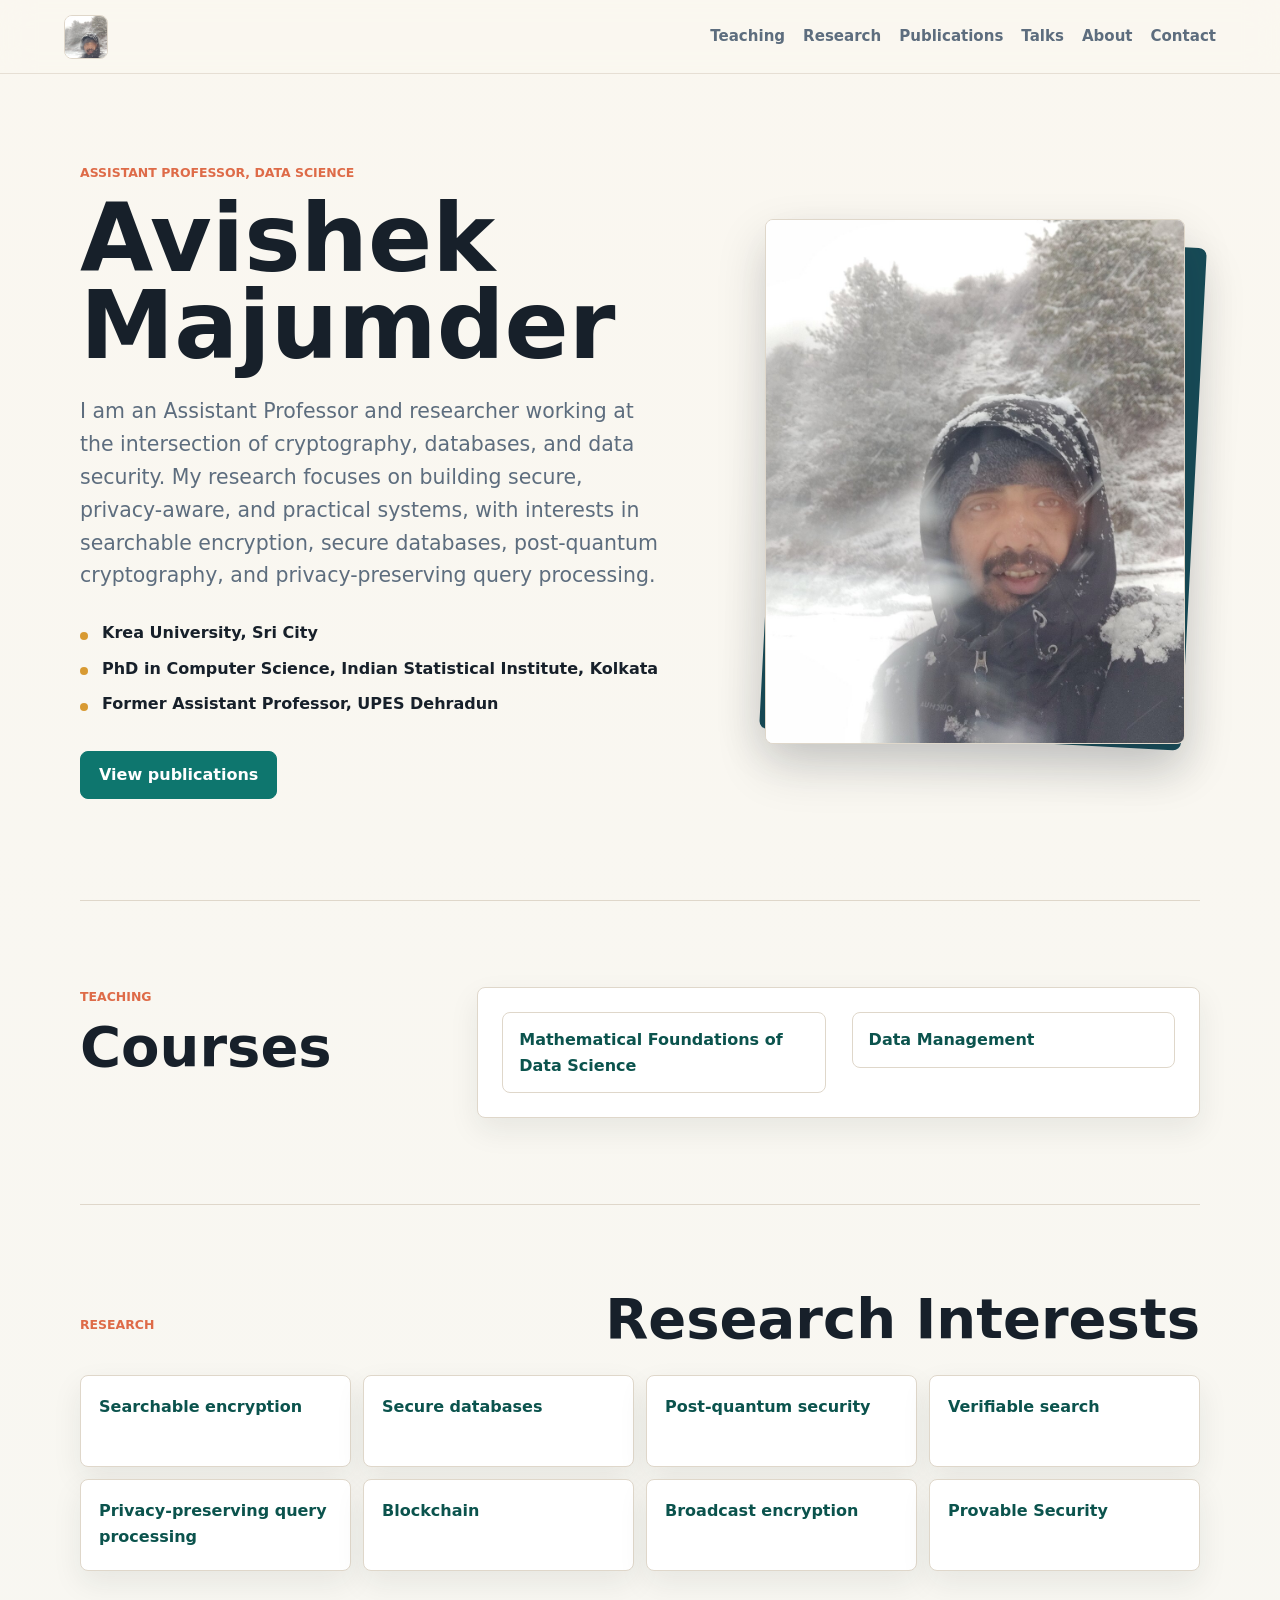
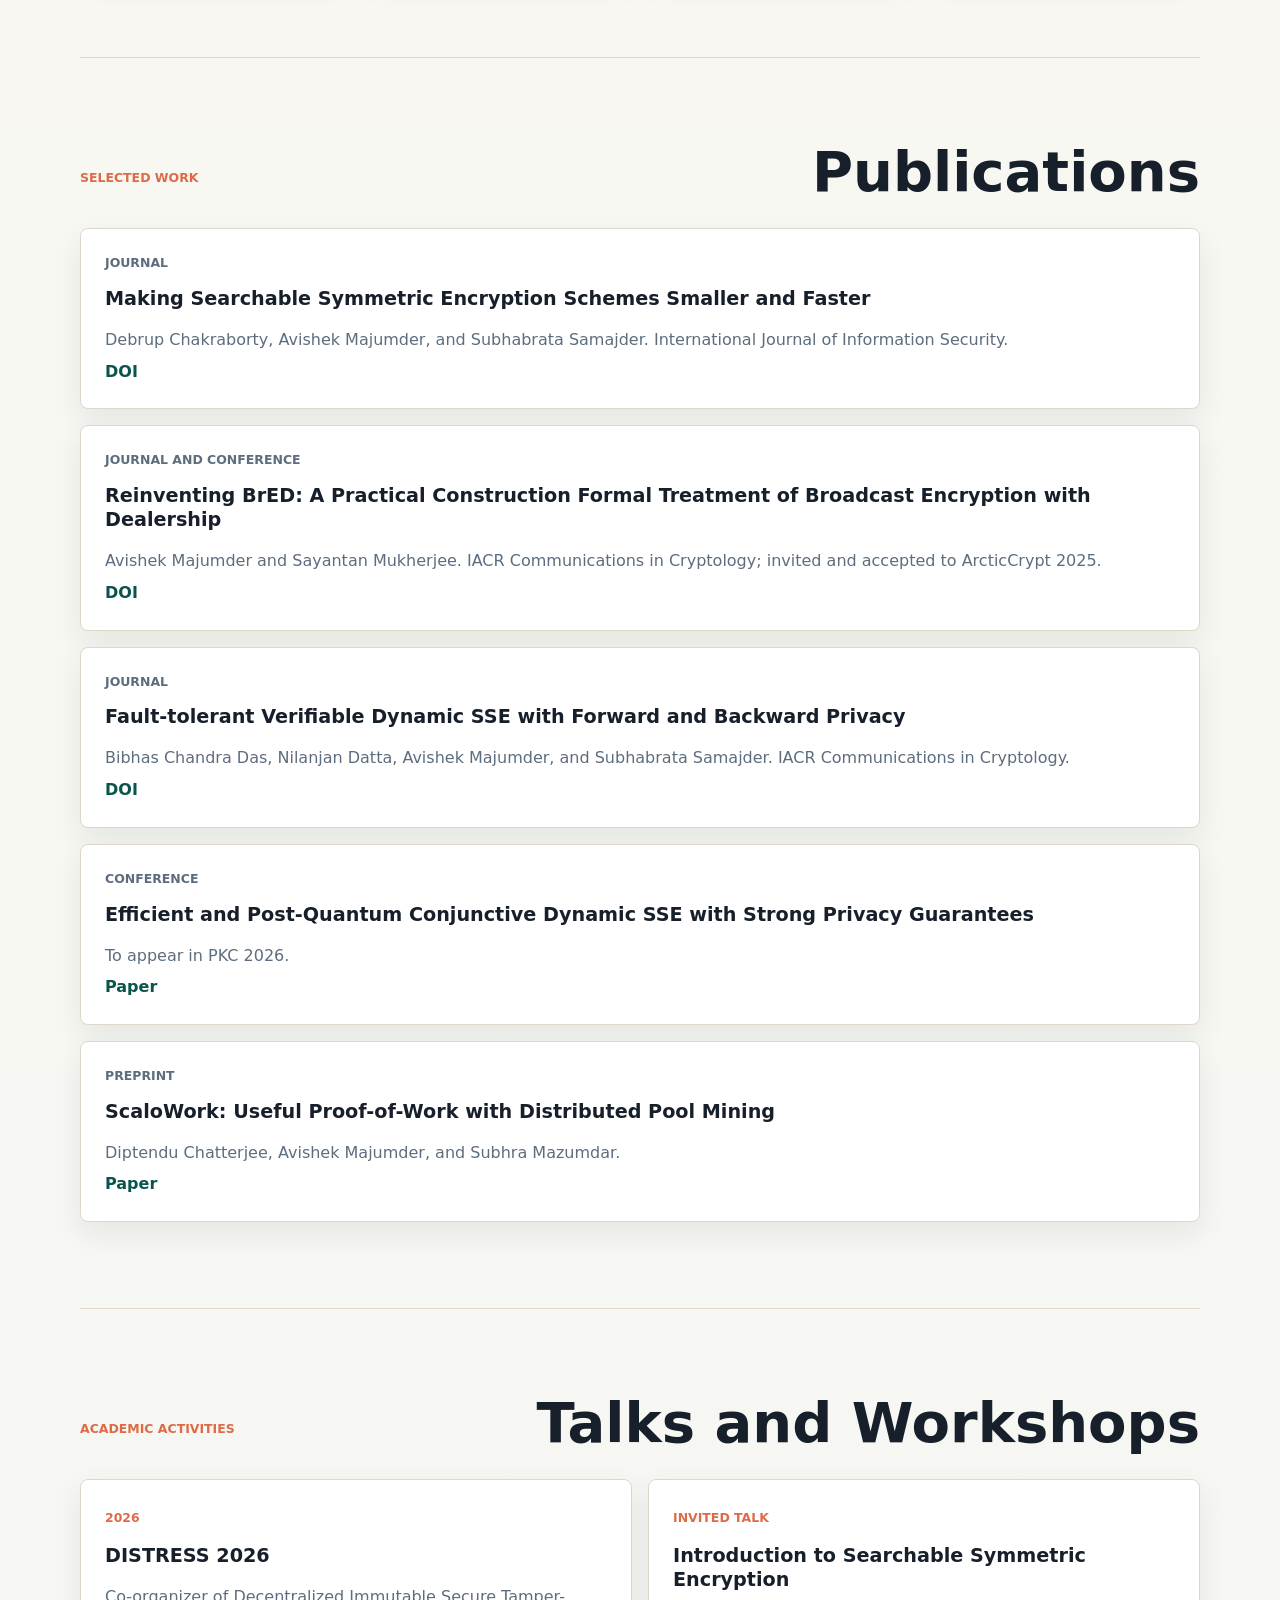
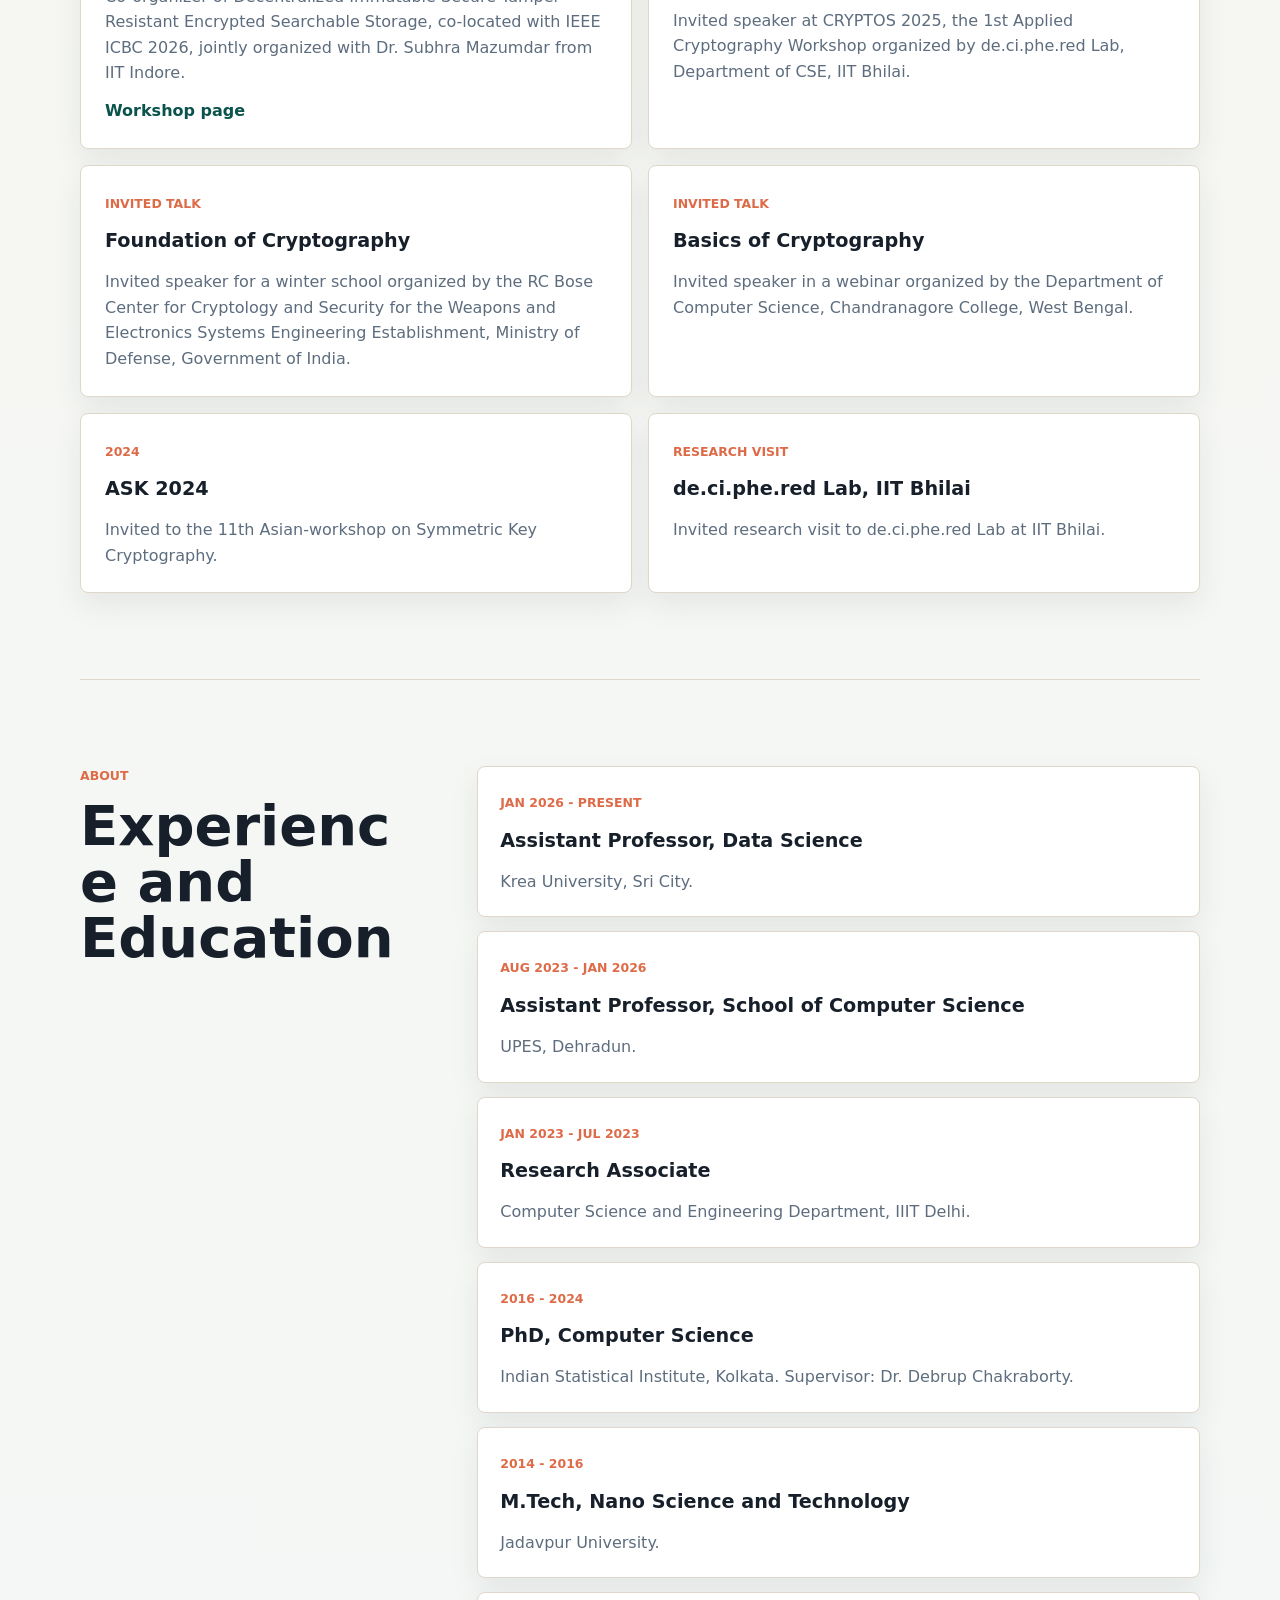
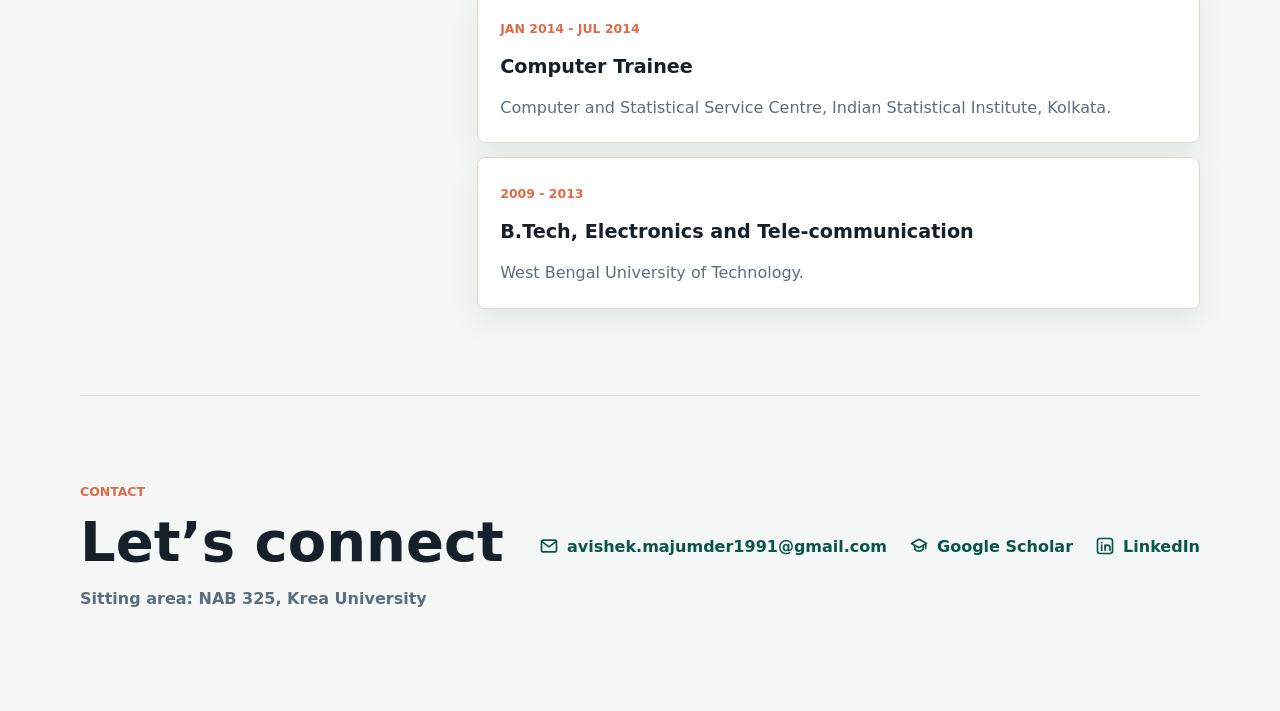
<file: index.html>
<!doctype html>
<html lang="en">
  <head>
    <meta charset="utf-8">
    <meta name="viewport" content="width=device-width, initial-scale=1">
    <meta name="description" content="Avishek Majumder - Assistant Professor in Data Science, Krea University. Research in searchable encryption, secure databases, post-quantum security, and privacy-preserving query processing.">
    <title>Avishek Majumder | Academic Portfolio</title>
    <link rel="stylesheet" href="styles.css">
  </head>
  <body>
    <header class="site-header">
      <a class="brand" href="#top" aria-label="Home">
        <img src="assets/avishek-majumder.jpg" width="1000" height="1250" alt="">
      </a>
      <nav class="nav" aria-label="Primary navigation">
        <a href="#teaching">Teaching</a>
        <a href="#research">Research</a>
        <a href="#publications">Publications</a>
        <a href="#talks">Talks</a>
        <a href="#about">About</a>
        <a href="#contact">Contact</a>
      </nav>
    </header>

    <main id="top">
      <section class="hero" aria-labelledby="intro-title">
        <div class="hero-copy">
          <p class="eyebrow">Assistant Professor, Data Science</p>
          <h1 id="intro-title">Avishek Majumder</h1>
          <p class="lead">
            I am an Assistant Professor and researcher working at the intersection of cryptography, databases, and data security. My research focuses on building secure, privacy-aware, and practical systems, with interests in searchable encryption, secure databases, post-quantum cryptography, and privacy-preserving query processing.
          </p>
          <ul class="quick-facts" aria-label="Current affiliation and background">
            <li>Krea University, Sri City</li>
            <li>PhD in Computer Science, Indian Statistical Institute, Kolkata</li>
            <li>Former Assistant Professor, UPES Dehradun</li>
          </ul>
          <div class="actions" aria-label="Profile actions">
            <a class="button primary" href="#publications">View publications</a>
          </div>
        </div>
        <div class="hero-visual">
          <img class="profile-photo" src="assets/avishek-majumder.jpg" width="1000" height="1250"
            alt="Portrait of Avishek Majumder" fetchpriority="high">
          </div>
          </section>
          
          <section class="section two-column" id="teaching" aria-labelledby="teaching-title">
            <div>
              <p class="eyebrow">Teaching</p>
              <h2 id="teaching-title">Courses</h2>
            </div>
            <div class="content-panel">
              <ul class="detail-list">
                <li>
                  <a href="courses/mathematical-foundations-of-data-science.html">Mathematical Foundations of Data Science</a>
                </li>
                <li>
                  <a href="courses/data-management.html">Data Management</a>
                </li>
              </ul>
        </div>
      </section>

      <section class="section" id="research" aria-labelledby="research-title">
        <div class="section-heading">
          <p class="eyebrow">Research</p>
          <h2 id="research-title">Research Interests</h2>
        </div>
        <ul class="interest-list">
          <li>Searchable encryption</li>
          <li>Secure databases</li>
          <li>Post-quantum security</li>
          <li>Verifiable search</li>
          <li>Privacy-preserving query processing</li>
          <li>Blockchain</li>
          <li>Broadcast encryption</li>
          <li>Provable Security</li>
        </ul>
      </section>

      <section class="section" id="publications" aria-labelledby="publications-title">
        <div class="section-heading">
          <p class="eyebrow">Selected Work</p>
          <h2 id="publications-title">Publications</h2>
        </div>
        <div class="publication-list">
          <article class="publication">
            <p class="pub-type">Journal</p>
            <h3>Making Searchable Symmetric Encryption Schemes Smaller and Faster</h3>
            <p>Debrup Chakraborty, Avishek Majumder, and Subhabrata Samajder. International Journal of Information Security.</p>
            <a href="https://doi.org/10.1007/s10207-024-00915-y" target="_blank" rel="noreferrer">DOI</a>
          </article>
          <article class="publication">
            <p class="pub-type">Journal and Conference</p>
            <h3>Reinventing BrED: A Practical Construction Formal Treatment of Broadcast Encryption with Dealership</h3>
            <p>Avishek Majumder and Sayantan Mukherjee. IACR Communications in Cryptology; invited and accepted to ArcticCrypt 2025.</p>
            <a href="https://doi.org/10.62056/ak5txl86bm" target="_blank" rel="noreferrer">DOI</a>
          </article>
          <article class="publication">
            <p class="pub-type">Journal</p>
            <h3>Fault-tolerant Verifiable Dynamic SSE with Forward and Backward Privacy</h3>
            <p>Bibhas Chandra Das, Nilanjan Datta, Avishek Majumder, and Subhabrata Samajder. IACR Communications in Cryptology.</p>
            <a href="https://doi.org/10.62056/ayl5w4fe-3" target="_blank" rel="noreferrer">DOI</a>
          </article>
          <article class="publication">
            <p class="pub-type">Conference</p>
            <h3>Efficient and Post-Quantum Conjunctive Dynamic SSE with Strong Privacy Guarantees</h3>
            <p>To appear in PKC 2026.</p>
            <a href="https://eprint.iacr.org/2026/742.pdf" target="_blank" rel="noreferrer">Paper</a>
          </article>
          <article class="publication">
            <p class="pub-type">Preprint</p>
            <h3>ScaloWork: Useful Proof-of-Work with Distributed Pool Mining</h3>
            <p>Diptendu Chatterjee, Avishek Majumder, and Subhra Mazumdar.</p>
            <a href="https://arxiv.org/pdf/2504.14328" target="_blank" rel="noreferrer">Paper</a>
          </article>
        </div>
      </section>

      <section class="section" id="talks" aria-labelledby="talks-title">
        <div class="section-heading">
          <p class="eyebrow">Academic Activities</p>
          <h2 id="talks-title">Talks and Workshops</h2>
        </div>
        <div class="activity-list">
          <article class="activity">
            <span>2026</span>
            <h3>DISTRESS 2026</h3>
            <p>
              Co-organizer of Decentralized Immutable Secure Tamper-Resistant Encrypted Searchable Storage,
              co-located with IEEE ICBC 2026, jointly organized with Dr. Subhra Mazumdar from IIT Indore.
            </p>
            <a href="https://icbc2026.ieee-icbc.org/ieee-icbc-2026-91/pages/ieee-distress-bites-and-r2d2" target="_blank" rel="noreferrer">Workshop page</a>
          </article>
          <article class="activity">
            <span>Invited Talk</span>
            <h3>Introduction to Searchable Symmetric Encryption</h3>
            <p>
              Invited speaker at CRYPTOS 2025, the 1st Applied Cryptography Workshop organized by
              de.ci.phe.red Lab, Department of CSE, IIT Bhilai.
            </p>
          </article>
          <article class="activity">
            <span>Invited Talk</span>
            <h3>Foundation of Cryptography</h3>
            <p>
              Invited speaker for a winter school organized by the RC Bose Center for Cryptology and Security
              for the Weapons and Electronics Systems Engineering Establishment, Ministry of Defense, Government of India.
            </p>
          </article>
          <article class="activity">
            <span>Invited Talk</span>
            <h3>Basics of Cryptography</h3>
            <p>
              Invited speaker in a webinar organized by the Department of Computer Science,
              Chandranagore College, West Bengal.
            </p>
          </article>
          <article class="activity">
            <span>2024</span>
            <h3>ASK 2024</h3>
            <p>Invited to the 11th Asian-workshop on Symmetric Key Cryptography.</p>
          </article>
          <article class="activity">
            <span>Research Visit</span>
            <h3>de.ci.phe.red Lab, IIT Bhilai</h3>
            <p>Invited research visit to de.ci.phe.red Lab at IIT Bhilai.</p>
          </article>
        </div>
      </section>

      <section class="section two-column" id="about" aria-labelledby="about-title">
        <div>
          <p class="eyebrow">About</p>
          <h2 id="about-title">Experience and Education</h2>
        </div>
        <div class="timeline">
          <article>
            <span>Jan 2026 - Present</span>
            <h3>Assistant Professor, Data Science</h3>
            <p>Krea University, Sri City.</p>
          </article>
          <article>
            <span>Aug 2023 - Jan 2026</span>
            <h3>Assistant Professor, School of Computer Science</h3>
            <p>UPES, Dehradun.</p>
          </article>
          <article>
            <span>Jan 2023 - Jul 2023</span>
            <h3>Research Associate</h3>
            <p>Computer Science and Engineering Department, IIIT Delhi.</p>
          </article>
          <article>
            <span>2016 - 2024</span>
            <h3>PhD, Computer Science</h3>
            <p>Indian Statistical Institute, Kolkata. Supervisor: Dr. Debrup Chakraborty.</p>
          </article>
          <article>
            <span>2014 - 2016</span>
            <h3>M.Tech, Nano Science and Technology</h3>
            <p>Jadavpur University.</p>
          </article>
          <article>
            <span>Jan 2014 - Jul 2014</span>
            <h3>Computer Trainee</h3>
            <p>Computer and Statistical Service Centre, Indian Statistical Institute, Kolkata.</p>
          </article>
          <article>
            <span>2009 - 2013</span>
            <h3>B.Tech, Electronics and Tele-communication</h3>
            <p>West Bengal University of Technology.</p>
          </article>
        </div>
      </section>

      <section class="section contact" id="contact" aria-labelledby="contact-title">
        <div>
          <p class="eyebrow">Contact</p>
          <h2 id="contact-title">Let’s connect</h2>
          <p class="office-location">Sitting area: NAB 325, Krea University</p>
        </div>
        <div class="contact-links">
          <a href="mailto:avishek.majumder1991@gmail.com">
            <img src="assets/icon-email.svg" width="20" height="20" alt="">
            avishek.majumder1991@gmail.com
          </a>
          <a href="https://scholar.google.com/citations?user=8zvprlkAAAAJ&amp;hl=en" target="_blank" rel="noreferrer">
            <img src="assets/icon-scholar.svg" width="20" height="20" alt="">
            Google Scholar
          </a>
          <a href="https://www.linkedin.com/in/avishek-majumder-87589775/" target="_blank" rel="noreferrer">
            <img src="assets/icon-linkedin.svg" width="20" height="20" alt="">
            LinkedIn
          </a>
        </div>
      </section>
    </main>
  </body>
</html>
</file>
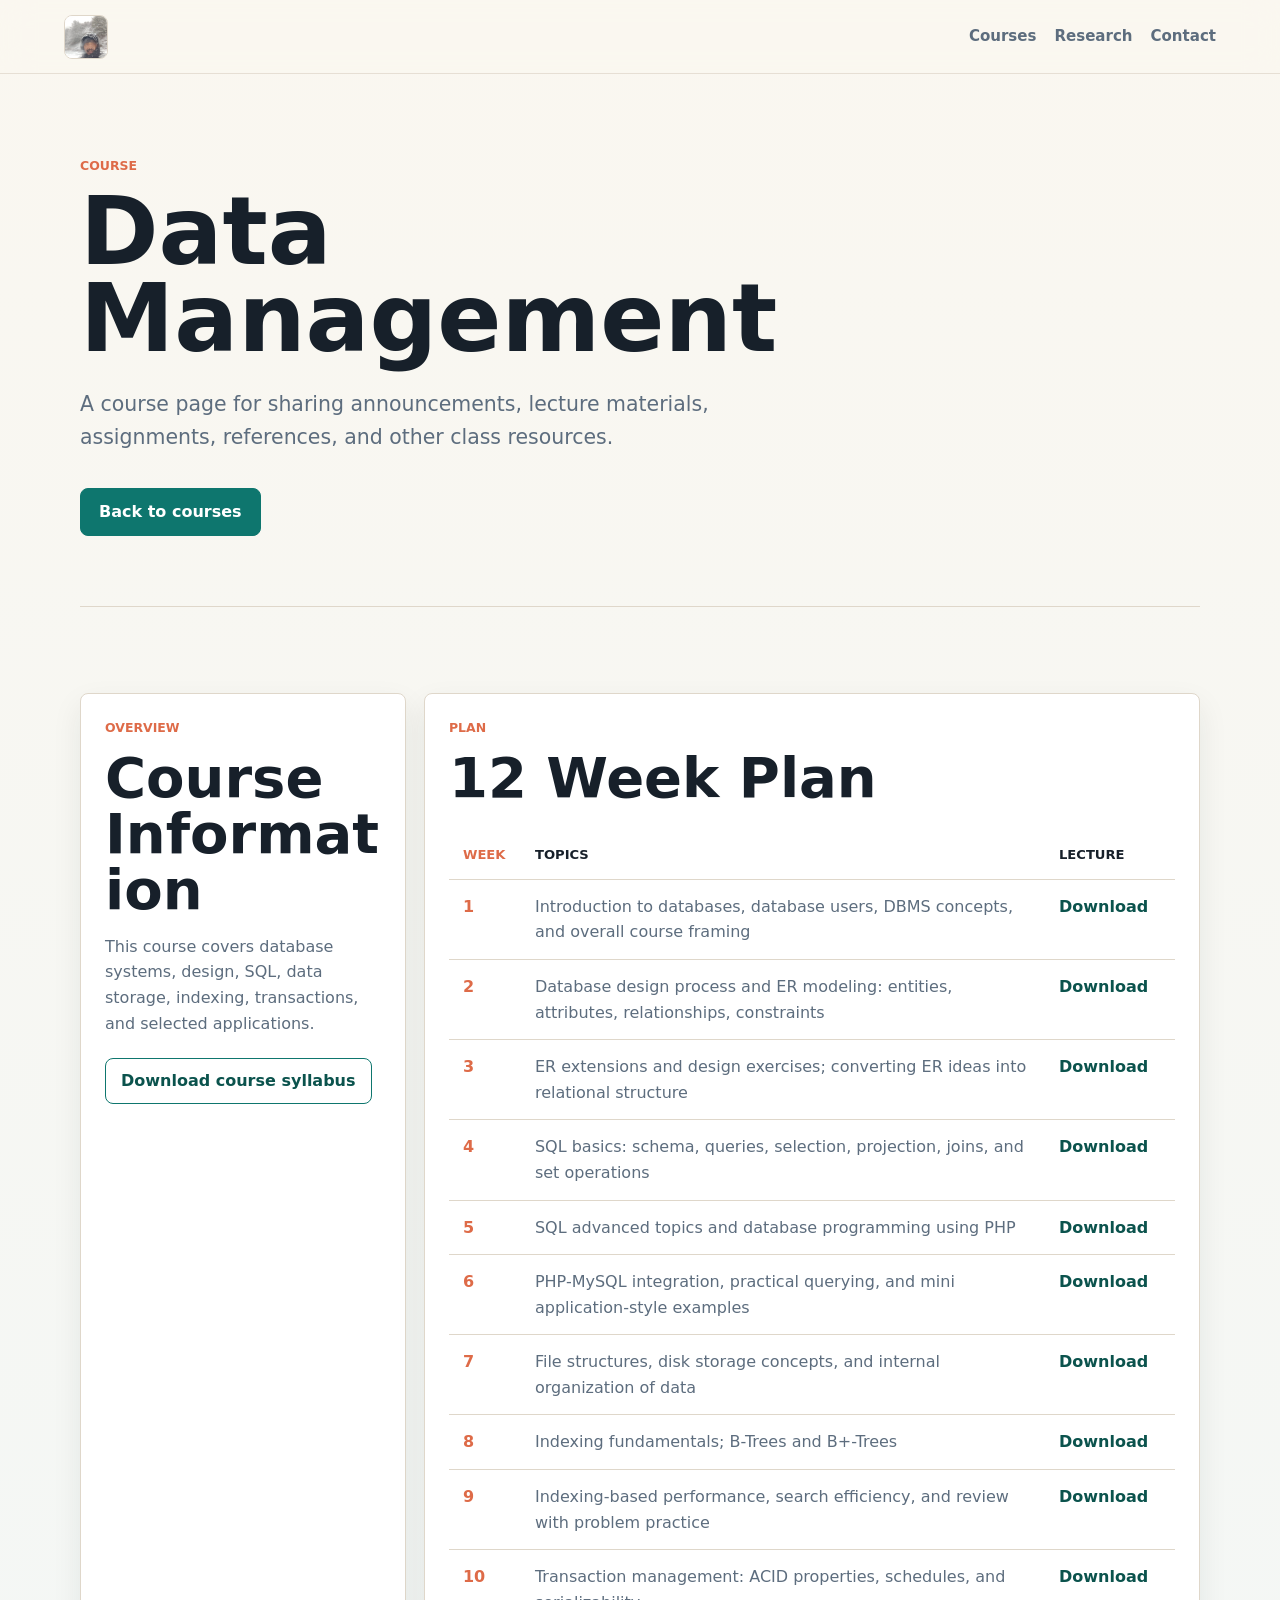
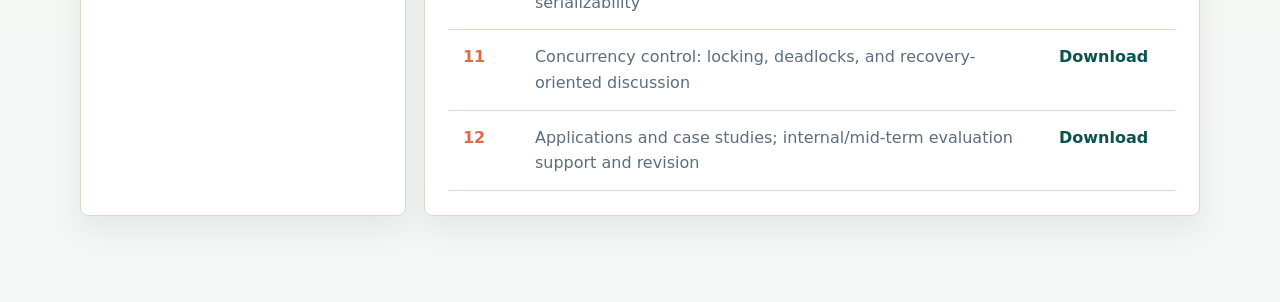
<file: courses/data-management.html>
<!doctype html>
<html lang="en">
  <head>
    <meta charset="utf-8">
    <meta name="viewport" content="width=device-width, initial-scale=1">
    <meta name="description" content="Course page for Data Management by Avishek Majumder.">
    <title>Data Management | Avishek Majumder</title>
    <link rel="stylesheet" href="../styles.css">
  </head>
  <body>
    <header class="site-header">
      <a class="brand" href="../index.html#top" aria-label="Home">
        <img src="../assets/avishek-majumder.jpg" width="1000" height="1250" alt="">
      </a>
      <nav class="nav" aria-label="Primary navigation">
        <a href="../index.html#teaching">Courses</a>
        <a href="../index.html#research">Research</a>
        <a href="../index.html#contact">Contact</a>
      </nav>
    </header>

    <main>
      <section class="course-hero" aria-labelledby="course-title">
        <p class="eyebrow">Course</p>
        <h1 id="course-title">Data Management</h1>
        <p class="lead">
          A course page for sharing announcements, lecture materials, assignments, references, and other class resources.
        </p>
        <div class="actions">
          <a class="button primary" href="../index.html#teaching">Back to courses</a>
        </div>
      </section>

      <section class="section course-layout" aria-label="Course content">
        <article class="content-panel">
          <p class="eyebrow">Overview</p>
          <h2>Course Information</h2>
          <p class="course-note">
            This course covers database systems, design, SQL, data storage, indexing, transactions, and selected applications.
          </p>
          <a class="download-link" href="../DM/Data%20Management.docx" download>Download course syllabus</a>
        </article>

        <article class="content-panel">
          <p class="eyebrow">Plan</p>
          <h2>12 Week Plan</h2>
          <div class="table-wrap">
            <table class="course-table">
              <thead>
                <tr>
                  <th>Week</th>
                  <th>Topics</th>
                  <th>Lecture</th>
                </tr>
              </thead>
              <tbody>
                <tr>
                  <td>1</td>
                  <td>Introduction to databases, database users, DBMS concepts, and overall course framing</td>
                  <td><a href="../DM/lectures/week-01.pdf" download>Download</a></td>
                </tr>
                <tr>
                  <td>2</td>
                  <td>Database design process and ER modeling: entities, attributes, relationships, constraints</td>
                  <td><a href="../DM/lectures/week-02.pdf" download>Download</a></td>
                </tr>
                <tr>
                  <td>3</td>
                  <td>ER extensions and design exercises; converting ER ideas into relational structure</td>
                  <td><a href="../DM/lectures/week-03.pdf" download>Download</a></td>
                </tr>
                <tr>
                  <td>4</td>
                  <td>SQL basics: schema, queries, selection, projection, joins, and set operations</td>
                  <td><a href="../DM/lectures/week-04.pdf" download>Download</a></td>
                </tr>
                <tr>
                  <td>5</td>
                  <td>SQL advanced topics and database programming using PHP</td>
                  <td><a href="../DM/lectures/week-05.pdf" download>Download</a></td>
                </tr>
                <tr>
                  <td>6</td>
                  <td>PHP-MySQL integration, practical querying, and mini application-style examples</td>
                  <td><a href="../DM/lectures/week-06.pdf" download>Download</a></td>
                </tr>
                <tr>
                  <td>7</td>
                  <td>File structures, disk storage concepts, and internal organization of data</td>
                  <td><a href="../DM/lectures/week-07.pdf" download>Download</a></td>
                </tr>
                <tr>
                  <td>8</td>
                  <td>Indexing fundamentals; B-Trees and B+-Trees</td>
                  <td><a href="../DM/lectures/week-08.pdf" download>Download</a></td>
                </tr>
                <tr>
                  <td>9</td>
                  <td>Indexing-based performance, search efficiency, and review with problem practice</td>
                  <td><a href="../DM/lectures/week-09.pdf" download>Download</a></td>
                </tr>
                <tr>
                  <td>10</td>
                  <td>Transaction management: ACID properties, schedules, and serializability</td>
                  <td><a href="../DM/lectures/week-10.pdf" download>Download</a></td>
                </tr>
                <tr>
                  <td>11</td>
                  <td>Concurrency control: locking, deadlocks, and recovery-oriented discussion</td>
                  <td><a href="../DM/lectures/week-11.pdf" download>Download</a></td>
                </tr>
                <tr>
                  <td>12</td>
                  <td>Applications and case studies; internal/mid-term evaluation support and revision</td>
                  <td><a href="../DM/lectures/week-12.pdf" download>Download</a></td>
                </tr>
              </tbody>
            </table>
          </div>
        </article>
      </section>
    </main>
  </body>
</html>
</file>
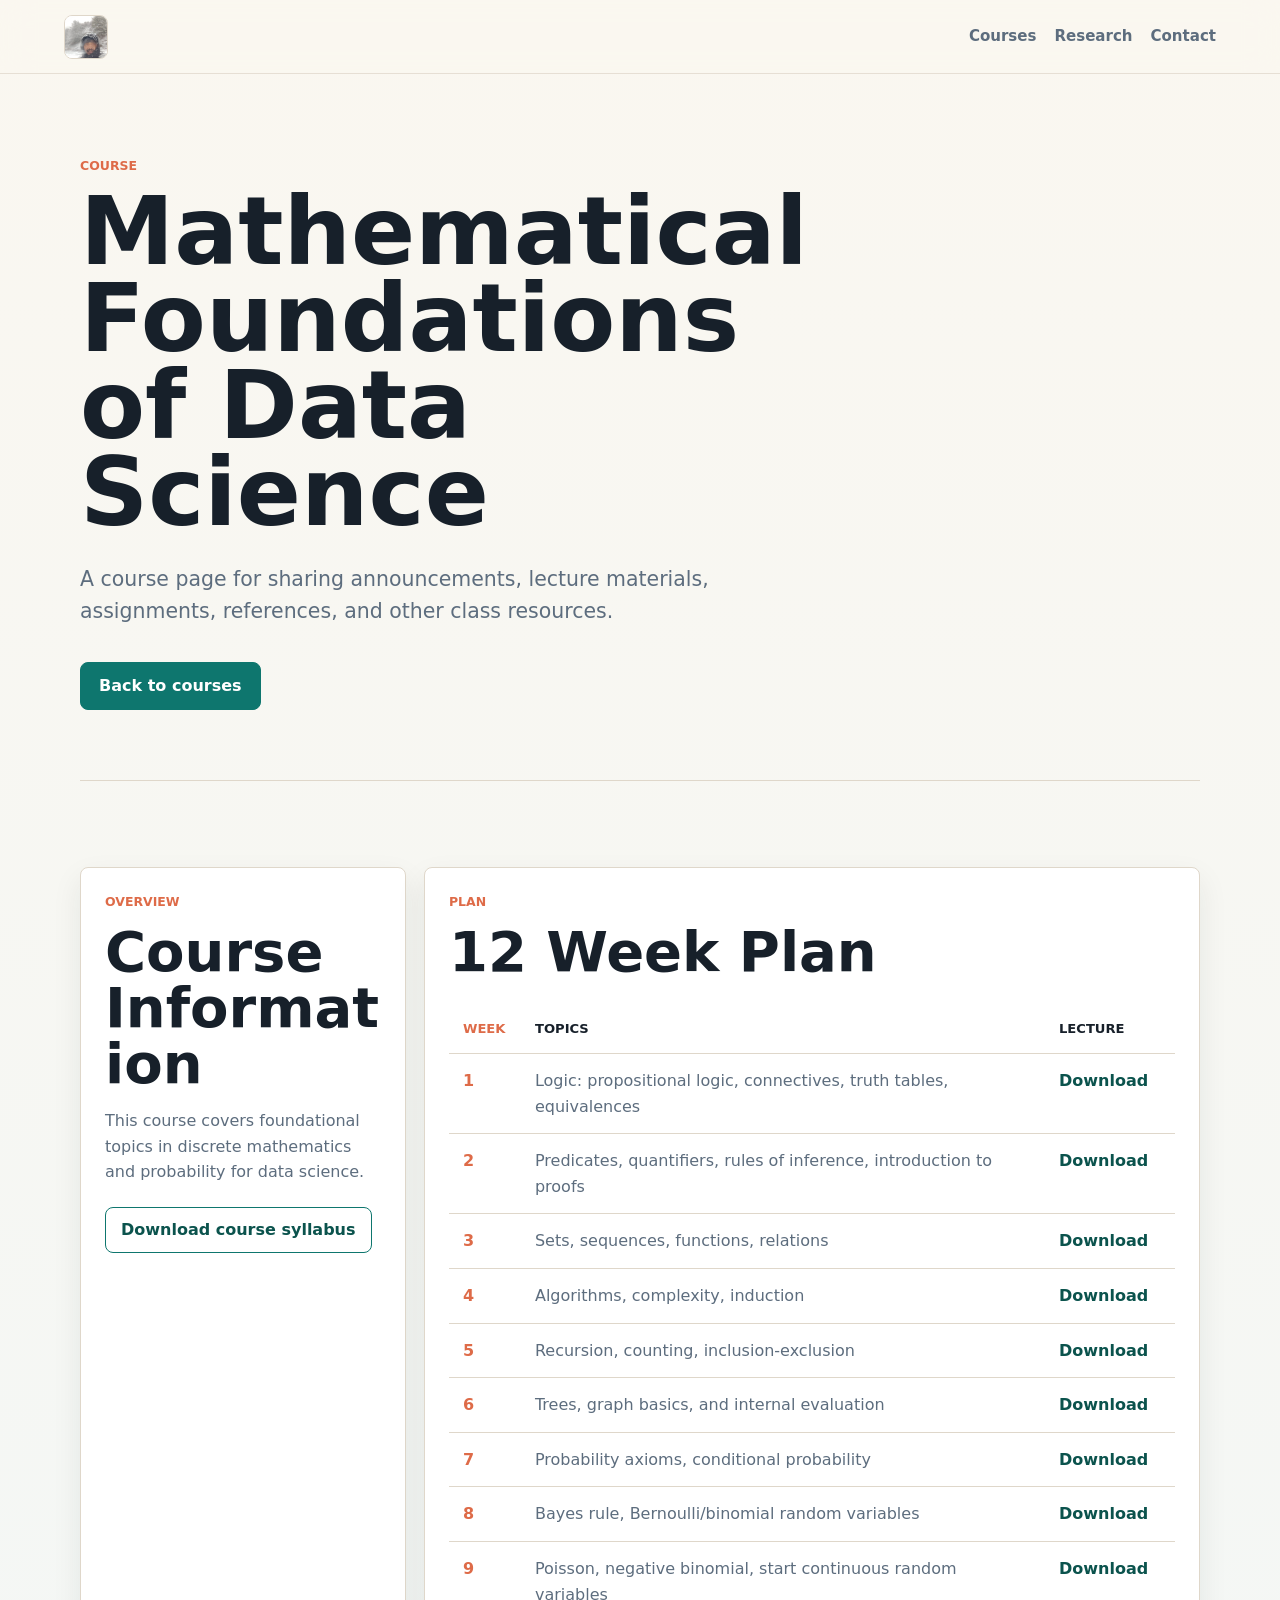
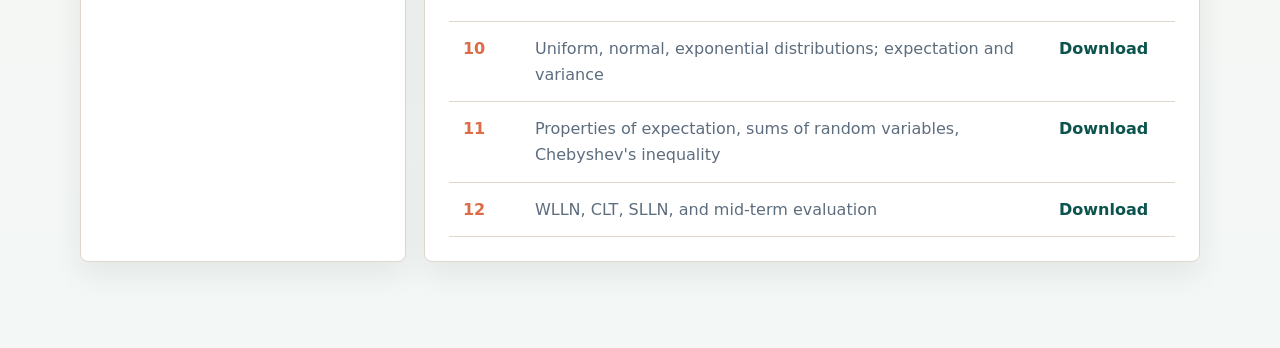
<file: courses/mathematical-foundations-of-data-science.html>
<!doctype html>
<html lang="en">
  <head>
    <meta charset="utf-8">
    <meta name="viewport" content="width=device-width, initial-scale=1">
    <meta name="description" content="Course page for Mathematical Foundations of Data Science by Avishek Majumder.">
    <title>Mathematical Foundations of Data Science | Avishek Majumder</title>
    <link rel="stylesheet" href="../styles.css">
  </head>
  <body>
    <header class="site-header">
      <a class="brand" href="../index.html#top" aria-label="Home">
        <img src="../assets/avishek-majumder.jpg" width="1000" height="1250" alt="">
      </a>
      <nav class="nav" aria-label="Primary navigation">
        <a href="../index.html#teaching">Courses</a>
        <a href="../index.html#research">Research</a>
        <a href="../index.html#contact">Contact</a>
      </nav>
    </header>

    <main>
      <section class="course-hero" aria-labelledby="course-title">
        <p class="eyebrow">Course</p>
        <h1 id="course-title">Mathematical Foundations of Data Science</h1>
        <p class="lead">
          A course page for sharing announcements, lecture materials, assignments, references, and other class resources.
        </p>
        <div class="actions">
          <a class="button primary" href="../index.html#teaching">Back to courses</a>
        </div>
      </section>

      <section class="section course-layout" aria-label="Course content">
        <article class="content-panel">
          <p class="eyebrow">Overview</p>
          <h2>Course Information</h2>
          <p class="course-note">
            This course covers foundational topics in discrete mathematics and probability for data science.
          </p>
          <a class="download-link" href="../MFDS/Mathematical%20Foundations%20of%20Data%20Science%20.docx" download>Download course syllabus</a>
        </article>

        <article class="content-panel">
          <p class="eyebrow">Plan</p>
          <h2>12 Week Plan</h2>
          <div class="table-wrap">
            <table class="course-table">
              <thead>
                <tr>
                  <th>Week</th>
                  <th>Topics</th>
                  <th>Lecture</th>
                </tr>
              </thead>
              <tbody>
                <tr>
                  <td>1</td>
                  <td>Logic: propositional logic, connectives, truth tables, equivalences</td>
                  <td><a href="../MFDS/lectures/week-01.pdf" download>Download</a></td>
                </tr>
                <tr>
                  <td>2</td>
                  <td>Predicates, quantifiers, rules of inference, introduction to proofs</td>
                  <td><a href="../MFDS/lectures/week-02.pdf" download>Download</a></td>
                </tr>
                <tr>
                  <td>3</td>
                  <td>Sets, sequences, functions, relations</td>
                  <td><a href="../MFDS/lectures/week-03.pdf" download>Download</a></td>
                </tr>
                <tr>
                  <td>4</td>
                  <td>Algorithms, complexity, induction</td>
                  <td><a href="../MFDS/lectures/week-04.pdf" download>Download</a></td>
                </tr>
                <tr>
                  <td>5</td>
                  <td>Recursion, counting, inclusion-exclusion</td>
                  <td><a href="../MFDS/lectures/week-05.pdf" download>Download</a></td>
                </tr>
                <tr>
                  <td>6</td>
                  <td>Trees, graph basics, and internal evaluation</td>
                  <td><a href="../MFDS/lectures/week-06.pdf" download>Download</a></td>
                </tr>
                <tr>
                  <td>7</td>
                  <td>Probability axioms, conditional probability</td>
                  <td><a href="../MFDS/lectures/week-07.pdf" download>Download</a></td>
                </tr>
                <tr>
                  <td>8</td>
                  <td>Bayes rule, Bernoulli/binomial random variables</td>
                  <td><a href="../MFDS/lectures/week-08.pdf" download>Download</a></td>
                </tr>
                <tr>
                  <td>9</td>
                  <td>Poisson, negative binomial, start continuous random variables</td>
                  <td><a href="../MFDS/lectures/week-09.pdf" download>Download</a></td>
                </tr>
                <tr>
                  <td>10</td>
                  <td>Uniform, normal, exponential distributions; expectation and variance</td>
                  <td><a href="../MFDS/lectures/week-10.pdf" download>Download</a></td>
                </tr>
                <tr>
                  <td>11</td>
                  <td>Properties of expectation, sums of random variables, Chebyshev's inequality</td>
                  <td><a href="../MFDS/lectures/week-11.pdf" download>Download</a></td>
                </tr>
                <tr>
                  <td>12</td>
                  <td>WLLN, CLT, SLLN, and mid-term evaluation</td>
                  <td><a href="../MFDS/lectures/week-12.pdf" download>Download</a></td>
                </tr>
              </tbody>
            </table>
          </div>
        </article>
      </section>
    </main>
  </body>
</html>
</file>
<file: styles.css>
:root {
  color-scheme: light;
  --ink: #17202a;
  --muted: #5d6d7e;
  --paper: #faf7f0;
  --surface: #ffffff;
  --line: #dfd7ca;
  --accent: #0e766e;
  --accent-dark: #0b534d;
  --coral: #de6b48;
  --gold: #d89a32;
  --shadow: 0 18px 45px rgba(23, 32, 42, 0.12);
}

* {
  box-sizing: border-box;
}

html {
  scroll-behavior: smooth;
}

body {
  margin: 0;
  min-height: 100vh;
  background:
    linear-gradient(180deg, rgba(250, 247, 240, 0.95), rgba(243, 247, 246, 0.95)),
    var(--paper);
  color: var(--ink);
  font-family: system-ui, -apple-system, BlinkMacSystemFont, "Segoe UI", sans-serif;
  line-height: 1.6;
  -webkit-font-smoothing: antialiased;
  text-rendering: optimizeLegibility;
}

a {
  color: inherit;
}

.site-header {
  position: sticky;
  top: 0;
  z-index: 10;
  display: flex;
  align-items: center;
  justify-content: space-between;
  gap: 18px;
  min-height: 74px;
  padding: 14px clamp(20px, 5vw, 72px);
  background: rgba(250, 247, 240, 0.88);
  border-bottom: 1px solid rgba(223, 215, 202, 0.75);
  backdrop-filter: blur(16px);
}

.brand {
  display: grid;
  width: 44px;
  height: 44px;
  place-items: center;
  border-radius: 8px;
  overflow: hidden;
  background: var(--surface);
  border: 1px solid var(--line);
  text-decoration: none;
}

.brand img {
  width: 100%;
  height: 100%;
  object-fit: cover;
  object-position: center 28%;
}

.nav {
  display: flex;
  flex-wrap: wrap;
  justify-content: flex-end;
  gap: 8px 18px;
  color: var(--muted);
  font-size: 0.94rem;
  font-weight: 700;
}

.nav a,
.publication a,
.contact-links a {
  text-decoration-color: transparent;
  text-underline-offset: 4px;
  transition: color 160ms ease, text-decoration-color 160ms ease;
}

.nav a:hover,
.publication a:hover,
.contact-links a:hover {
  color: var(--accent-dark);
  text-decoration-color: currentColor;
}

main {
  width: min(1120px, calc(100% - clamp(28px, 6vw, 72px)));
  margin: 0 auto;
}

.hero {
  display: grid;
  grid-template-columns: minmax(0, 1.02fr) minmax(300px, 0.78fr);
  align-items: center;
  min-height: calc(100svh - 74px);
  gap: clamp(32px, 7vw, 82px);
  padding: clamp(42px, 7vw, 72px) 0 clamp(56px, 7vw, 84px);
}

.hero-copy {
  max-width: 680px;
}

.eyebrow {
  margin: 0 0 12px;
  color: var(--coral);
  font-size: 0.78rem;
  font-weight: 800;
  letter-spacing: 0;
  text-transform: uppercase;
}

h1,
h2,
h3,
p {
  overflow-wrap: anywhere;
}

h1 {
  max-width: 9ch;
  margin: 0;
  font-size: clamp(3.2rem, 7.4vw, 6.4rem);
  line-height: 0.92;
  letter-spacing: 0;
}

h2 {
  margin: 0;
  font-size: clamp(2rem, 5vw, 3.5rem);
  line-height: 1;
  letter-spacing: 0;
}

h3 {
  margin: 14px 0 10px;
  font-size: 1.2rem;
  line-height: 1.25;
}

.lead {
  max-width: 58ch;
  margin: 26px 0 0;
  color: var(--muted);
  font-size: clamp(1.05rem, 2vw, 1.28rem);
}

.quick-facts {
  display: grid;
  gap: 10px;
  margin: 28px 0 0;
  padding: 0;
  color: var(--ink);
  font-weight: 700;
  list-style: none;
}

.quick-facts li {
  position: relative;
  padding-left: 22px;
}

.quick-facts li::before {
  content: "";
  position: absolute;
  top: 0.72em;
  left: 0;
  width: 8px;
  height: 8px;
  border-radius: 50%;
  background: var(--gold);
}

.actions {
  display: flex;
  flex-wrap: wrap;
  gap: 12px;
  margin-top: 34px;
}

.button {
  display: inline-flex;
  min-height: 48px;
  align-items: center;
  justify-content: center;
  border: 1px solid var(--ink);
  border-radius: 8px;
  padding: 0 18px;
  font-weight: 800;
  text-decoration: none;
  transition: transform 160ms ease, box-shadow 160ms ease, background 160ms ease;
}

.button:hover {
  transform: translateY(-2px);
  box-shadow: var(--shadow);
}

.button.primary {
  background: var(--accent);
  border-color: var(--accent);
  color: white;
}

.button.secondary {
  background: transparent;
}

.hero-visual {
  position: relative;
  display: grid;
  place-items: center;
  min-height: 380px;
}

.hero-visual::before {
  content: "";
  position: absolute;
  inset: 18px 6px 4px 22px;
  border-radius: 8px;
  background: #174b57;
  transform: rotate(3deg);
  box-shadow: var(--shadow);
}

.hero-visual img {
  position: relative;
  display: block;
  width: min(100%, 420px);
  border: 1px solid var(--line);
  border-radius: 8px;
  background: var(--surface);
  box-shadow: 0 22px 50px rgba(23, 32, 42, 0.16);
}

.profile-photo {
  aspect-ratio: 4 / 5;
  height: auto;
  max-height: 560px;
  object-fit: cover;
  object-position: center 28%;
}

.section {
  padding: clamp(58px, 8vw, 86px) 0;
  border-top: 1px solid var(--line);
}

.section-heading {
  display: flex;
  align-items: end;
  justify-content: space-between;
  gap: 24px;
  margin-bottom: 28px;
}

.interest-list {
  display: grid;
  grid-template-columns: repeat(4, minmax(0, 1fr));
  gap: 12px;
  margin: 0;
  padding: 0;
  list-style: none;
}

.interest-list li,
.content-panel,
.publication,
.activity,
.timeline article {
  border: 1px solid var(--line);
  border-radius: 8px;
  background: var(--surface);
  box-shadow: 0 12px 30px rgba(23, 32, 42, 0.08);
}

.interest-list li {
  min-height: 92px;
  padding: 18px;
  color: var(--accent-dark);
  font-weight: 800;
}

.publication-list {
  display: grid;
  gap: 16px;
}

.publication,
.activity {
  padding: 24px;
}

.publication p,
.activity p,
.timeline p {
  color: var(--muted);
}

.publication a {
  display: inline-flex;
  margin-top: 6px;
  color: var(--accent-dark);
  font-weight: 800;
}

.activity a {
  display: inline-flex;
  margin-top: 12px;
  color: var(--accent-dark);
  font-weight: 800;
  text-decoration-color: transparent;
  text-underline-offset: 4px;
}

.activity a:hover {
  text-decoration-color: currentColor;
}

.pub-type,
.activity span,
.timeline span {
  margin: 0;
  color: var(--coral);
  font-size: 0.78rem;
  font-weight: 800;
  text-transform: uppercase;
}

.activity-list {
  display: grid;
  grid-template-columns: repeat(2, minmax(0, 1fr));
  gap: 16px;
}

.activity h3,
.activity p {
  margin-bottom: 0;
}

.two-column {
  display: grid;
  grid-template-columns: minmax(220px, 0.45fr) minmax(0, 1fr);
  gap: clamp(28px, 6vw, 72px);
  align-items: start;
}

.content-panel {
  padding: 24px;
}

.detail-list {
  display: grid;
  grid-template-columns: repeat(2, minmax(0, 1fr));
  gap: 12px 26px;
  margin: 0;
  padding: 0;
  color: var(--muted);
  list-style: none;
}

.detail-list a {
  display: block;
  min-height: 54px;
  padding: 14px 16px;
  border: 1px solid var(--line);
  border-radius: 8px;
  color: var(--accent-dark);
  font-weight: 800;
  text-decoration-color: transparent;
  text-underline-offset: 4px;
  transition: background 160ms ease, text-decoration-color 160ms ease;
}

.detail-list a:hover {
  background: rgba(14, 118, 110, 0.08);
  text-decoration-color: currentColor;
}

.timeline {
  display: grid;
  gap: 14px;
}

.timeline article {
  padding: 22px;
}

.timeline h3,
.timeline p,
.publication h3,
.publication p {
  margin-bottom: 0;
}

.course-hero {
  max-width: 860px;
  padding: clamp(58px, 8vw, 82px) 0 clamp(52px, 7vw, 70px);
}

.course-hero h1 {
  max-width: 12ch;
}

.course-layout {
  display: grid;
  grid-template-columns: minmax(260px, 0.42fr) minmax(0, 1fr);
  gap: 18px;
}

.course-note {
  margin-bottom: 0;
  color: var(--muted);
}

.download-link {
  display: inline-flex;
  min-height: 46px;
  align-items: center;
  margin-top: 22px;
  padding: 0 15px;
  border: 1px solid var(--accent);
  border-radius: 8px;
  color: var(--accent-dark);
  font-weight: 800;
  text-decoration: none;
  transition: background 160ms ease, color 160ms ease;
}

.download-link:hover {
  background: var(--accent);
  color: white;
}

.table-wrap {
  width: 100%;
  margin-top: 24px;
  overflow-x: auto;
  -webkit-overflow-scrolling: touch;
}

.course-table {
  width: 100%;
  min-width: 680px;
  border-collapse: collapse;
  color: var(--muted);
}

.course-table th,
.course-table td {
  padding: 14px;
  border-bottom: 1px solid var(--line);
  text-align: left;
  vertical-align: top;
}

.course-table th {
  color: var(--ink);
  font-size: 0.82rem;
  text-transform: uppercase;
}

.course-table th:first-child,
.course-table td:first-child {
  width: 72px;
  color: var(--coral);
  font-weight: 800;
}

.course-table th:last-child,
.course-table td:last-child {
  width: 130px;
}

.course-table a {
  color: var(--accent-dark);
  font-weight: 800;
  text-decoration-color: transparent;
  text-underline-offset: 4px;
}

.course-table a:hover {
  text-decoration-color: currentColor;
}

.contact {
  display: flex;
  align-items: center;
  justify-content: space-between;
  gap: 28px;
  padding-bottom: 100px;
}

.contact-links {
  display: flex;
  flex-wrap: wrap;
  justify-content: flex-end;
  gap: 14px 22px;
  color: var(--accent-dark);
  font-weight: 800;
}

.contact-links a {
  display: inline-flex;
  align-items: center;
  gap: 8px;
}

.contact-links img {
  flex: 0 0 auto;
}

.office-location {
  margin: 16px 0 0;
  color: var(--muted);
  font-weight: 700;
}

@media (max-width: 820px) {
  .site-header {
    align-items: center;
  }

  .hero {
    grid-template-columns: 1fr;
    min-height: auto;
    gap: 26px;
    padding-top: 34px;
  }

  .hero-visual {
    order: -1;
    min-height: 0;
  }

  .hero-visual::before {
    inset: 14px 18px 0 18px;
  }

  .hero-visual img {
    width: min(78vw, 340px);
  }

  .interest-list {
    grid-template-columns: repeat(2, minmax(0, 1fr));
  }

  .activity-list {
    grid-template-columns: 1fr;
  }

  .section-heading,
  .contact,
  .two-column {
    align-items: flex-start;
    grid-template-columns: 1fr;
    flex-direction: column;
  }

  .contact-links {
    justify-content: flex-start;
  }
}

@media (max-width: 520px) {
  .site-header {
    gap: 12px;
    padding: 10px 14px;
  }

  .interest-list {
    grid-template-columns: 1fr;
  }

  .nav {
    flex: 1;
    gap: 4px 10px;
    font-size: 0.84rem;
    line-height: 1.25;
  }

  h1 {
    max-width: 12ch;
    font-size: 2.72rem;
    line-height: 0.98;
  }

  h2 {
    font-size: 2rem;
    line-height: 1.08;
  }

  .brand {
    width: 40px;
    height: 40px;
  }

  .lead {
    font-size: 1rem;
  }

  .content-panel,
  .publication,
  .activity,
  .timeline article {
    padding: 18px;
  }

  .button {
    width: 100%;
  }

  .course-table {
    min-width: 600px;
    font-size: 0.92rem;
  }

  .course-table th,
  .course-table td {
    padding: 12px;
  }
}
</file>
